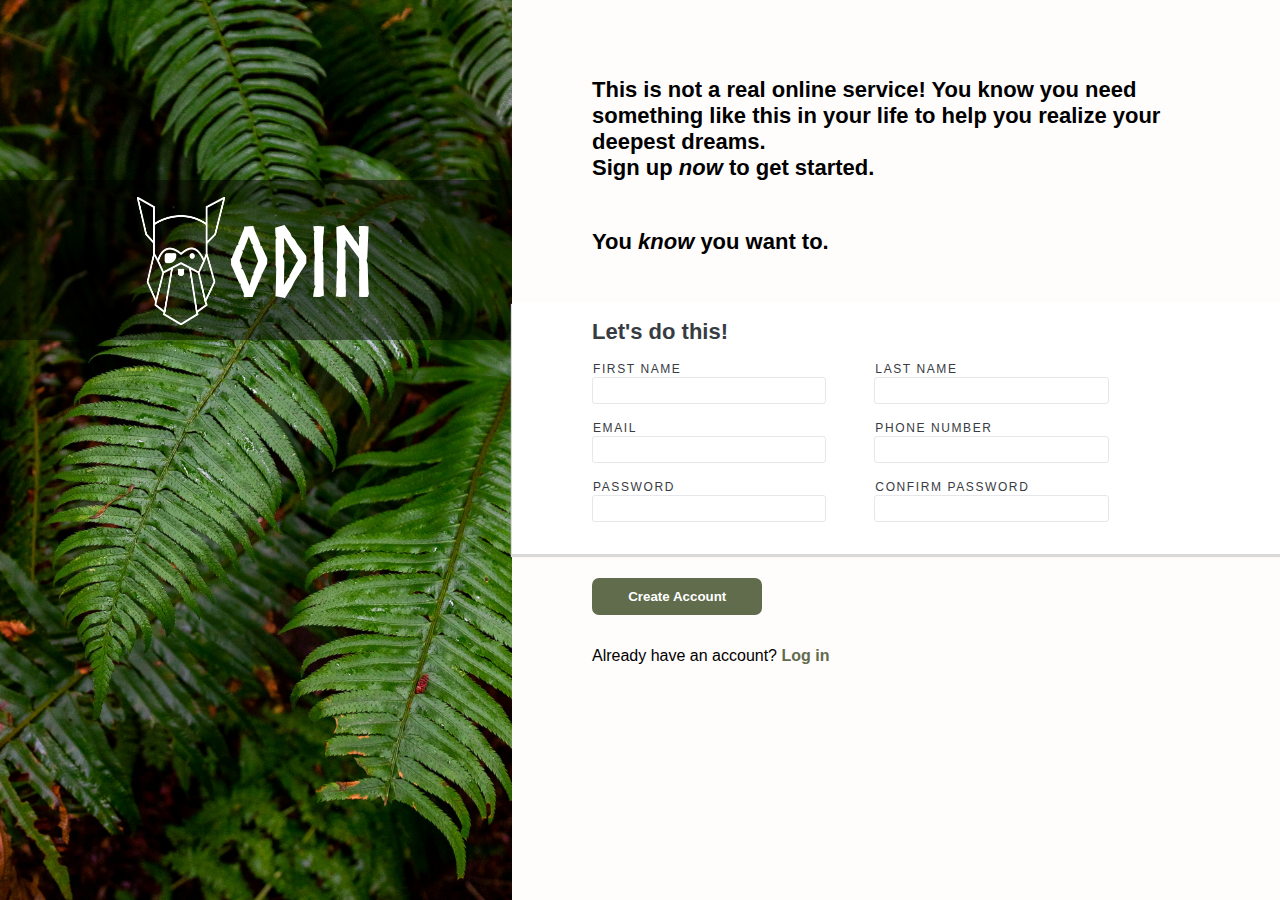
<file: index.html>
<!DOCTYPE html>
<html lang="en">

<head>
    <meta charset="UTF-8">
    <meta name="viewport" content="width=device-width, initial-scale=1.0">
    <title>Sign-up Form</title>
    <link rel="stylesheet" href="styles.css">
</head>

<body>
    <div id="left-side">
        <div id="logo-div">
            <img src="odin-lined.png" alt="Logo" id="odinLogo">
            <span id="odinText">ODIN</span>
        </div>
    </div>
    <div class="right-side">
        <div id="disclaimer">
            <p>
                This is not a real online service!
                You know you need something like this in your life
                to help you realize your deepest dreams.<br> Sign up <i>now</i>
                to get started.
            </p>
            <p>You <i>know</i> you want to.</p>
        </div>
        <div class="signup">
            <span id="letsdothis">Let's do this!</span>
            <form action="" class="form">
                <div class="nameDiv">
                    <div>
                        <label for="first_name">FIRST NAME</label>
                        <input type="text" id="first_name">
                    </div>
                    <div>
                        <label for="last_name">LAST NAME</label>
                        <input type="text" id="last_name">
                    </div>
                </div>

                <div class="contactInfoDiv">
                    <div>
                        <label for="email">EMAIL</label>
                        <input type="email" id="email">
                    </div>
                    <div>
                        <label for="phone_number">PHONE NUMBER</label>
                        <input type="text" id="phone_number">
                    </div>
                </div>

                <div class="passwordDiv">
                    <div>
                        <label for="password">PASSWORD</label>
                        <input type="password" id="password">
                    </div>
                    <div>
                        <label for="confirm_password">CONFIRM PASSWORD</label>
                        <input type="password" id="confirm_password">
                    </div>
                </div>
            </div>
                <button type="submit" id="createACC">Create Account</button>
            </form>
            <div id = "fakeLogin">
                <span id="already">Already have an account?</span>
                <a href="/fakeLogin.html">Log in</a>
            </div>
    </div>

</body>

</html>
</file>
<file: styles.css>
@font-face {
    font-family: odin-font;
    src: url(Norse-Bold.otf);
}
*{
    margin:0;
    padding:0;
}
html, body {
    height: 100%; 
    --left-side-width:40%;
}




#left-side {
    width: var(--left-side-width,45%);
    height: 100%;
    background-image: url('background.jpg');
    background-size: cover;
    background-position:center;
}
#logo-div {
    position: absolute;
    background-color: rgba(0, 0, 0, 0.46);
    width: var(--left-side-width,45%);
    top: 20%;
    line-height: 10em;  
    text-align: center; 
}

#odinLogo {
    height: 8em;
    width: 5.5em;
    vertical-align: middle;
}

#odinText {
    font-family: odin-font, sans-serif;
    color: white;
    font-size: 6em;
    vertical-align: middle;
    display: inline-block;
    line-height: normal;
}



.right-side {
    font-family:'Segoe UI', Tahoma, Geneva, Verdana, sans-serif;
    position: absolute;
    left: var(--left-side-width, 40%);
    top: 0;
    height: 100%;
    width: calc(100% - var(--left-side-width, 40%));
    background-color: #fffcfc;
}

#disclaimer > p {
    font-weight:550;
    font-size:22px;
    width:50ch;
    margin-left:5rem;
    margin-bottom:3rem;
}
#disclaimer p:first-child {
    margin-top:10%;
}
.signup{
    background-color:white;
    color:#373b42;
    box-shadow: 0 2px 1px 1px hsl(0, 0%, 85%);
    padding-left:5em;
}

#letsdothis{
    display:block;
    font-size:22px;
    font-weight:550;
    padding-top:1rem;
}

form {
    display:flex;
    flex-direction:column;
}
form > div {
    display:flex;
    flex-direction:row;
    gap:3rem;
}

form > div > div {
  display: flex;
  flex-direction: column;
  margin-top:1rem;
}
.passwordDiv {
  margin-bottom: 2rem;
}

form label {
    letter-spacing:.1rem;
    font-size:12px;
}

form input {
    /*fontsize*/
    border-radius:3px;
    border-width:1px;
    padding:5px;
    width:30ch;
    border: solid 1px #E5E7EB;
}
form label{
    width:30ch;
    padding:1px;
}

#password:invalid, #confirm_password:invalid{
    border-color:red;
}
#createACC{
    margin-top:1.5rem;
    height:5ch;
    width:23ch;
    background-color:#606c4c;
    border-color:#606c4c;
    border:none;
    color:white;
    font-weight:bold;
    border-radius: 7px;
    margin-left:6em;
}
#fakeLogin{
    display:block;
    margin-top:2rem;
    padding-left:5em;
}
#fakeLogin > a{
    color:#606c4c;
    font-weight:550;
    text-decoration:none;
}
</file>
